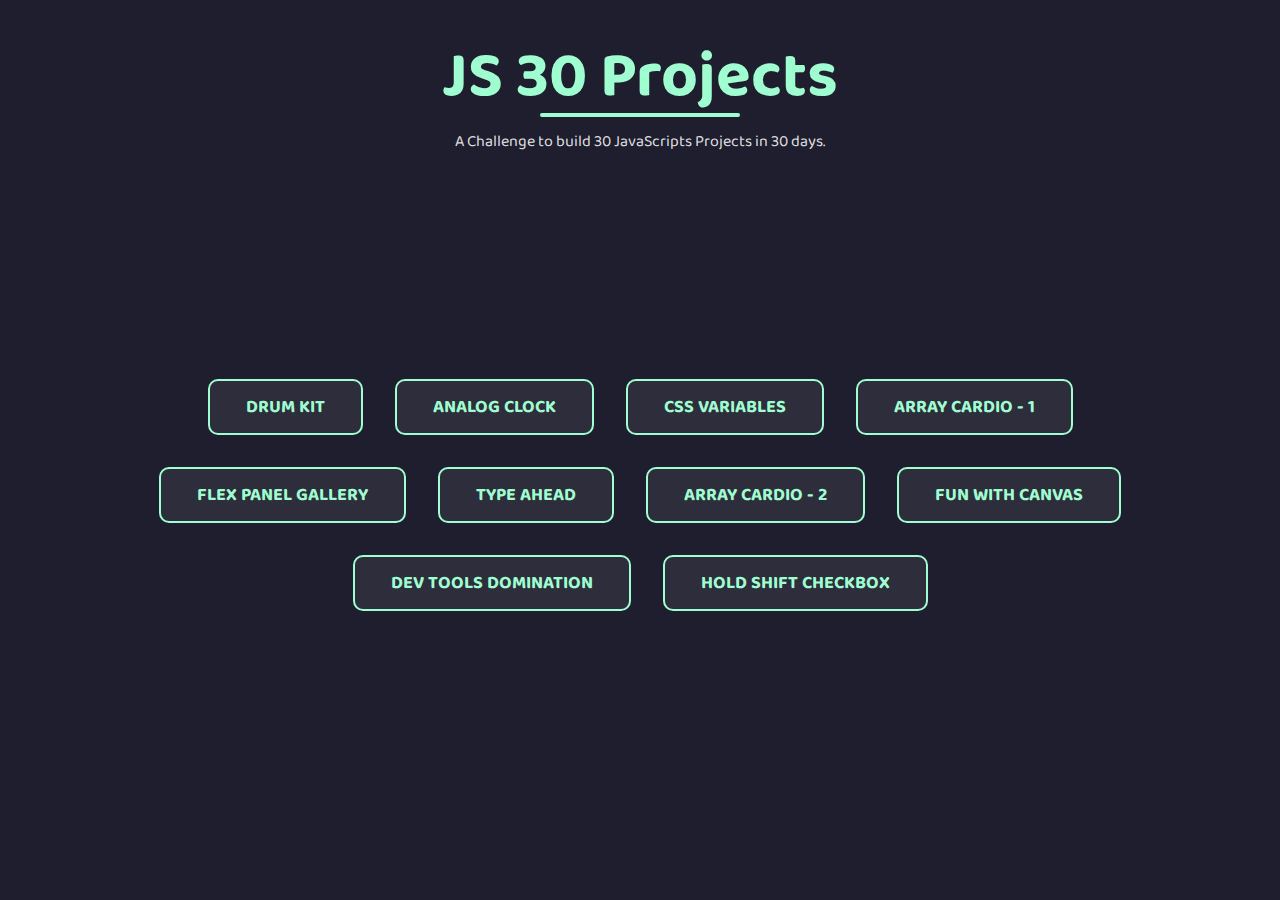
<file: index.html>
<!DOCTYPE html>
<html lang="en">
<head>
  <meta charset="UTF-8">
  <meta http-equiv="X-UA-Compatible" content="IE=edge">
  <meta name="viewport" content="width=device-width, initial-scale=1.0">

  <link rel="preconnect" href="https://fonts.googleapis.com">
  <link rel="preconnect" href="https://fonts.gstatic.com" crossorigin>
  <link href="https://fonts.googleapis.com/css2?family=Baloo+2:wght@400;700&family=Sansita+Swashed:wght@400&display=swap" rel="stylesheet">

  <link rel="stylesheet" href="./style.css">
  <title>JS 30 Projects</title>
</head>
<body>
  <nav class="navbar">
    <h1 class="title">JS 30 Projects</h1>
    <p>A Challenge to build 30 JavaScripts Projects in 30 days.</p>
  </nav>
  <main class="container">
    <div class="button-container">
      <a href="./01-js-drum-kit/">Drum Kit</a>
      <a href="./02-css-js-clock/">Analog Clock</a>
      <a href="./03-css-variables/">CSS Variables</a>
      <a href="./04-array-cardio-1/">Array Cardio - 1</a>
      <a href="./05-flex-panel-gallery/">Flex Panel Gallery</a>
      <a href="./06-type-ahead/">Type Ahead</a>
      <a href="./07-array-cardio-2/">Array Cardio - 2</a>
      <a href="./08-fun-with-canvas/">Fun With Canvas</a>
      <a href="./09-dev-tools-domination/">Dev Tools Domination</a>
      <a href="./10-hold-shift-checkbox/">Hold Shift Checkbox</a>
    </div>
  </main>
</body>
</html>
</file>
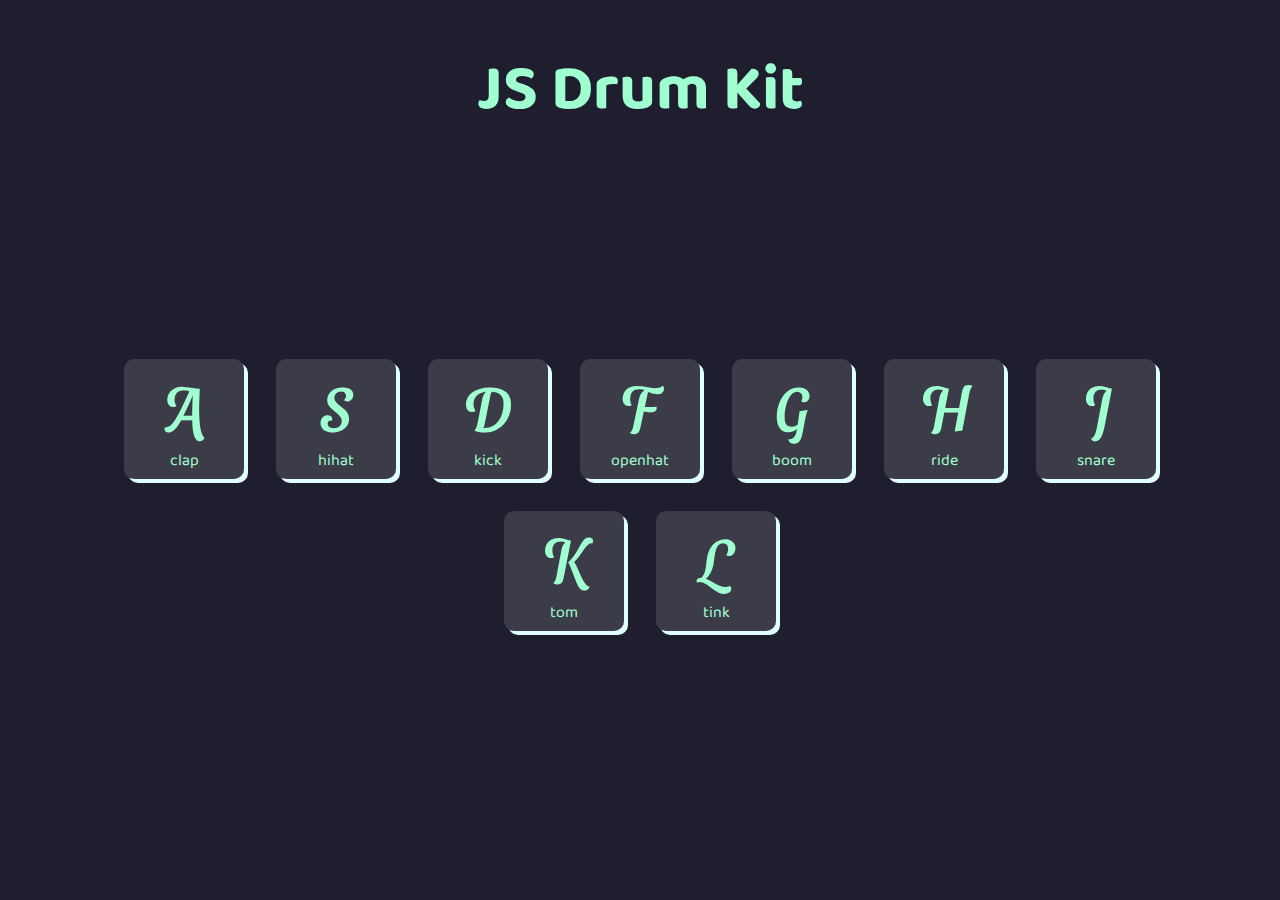
<file: 01-js-drum-kit/index.html>
<!DOCTYPE html>
<html lang="en">
<head>
  <meta charset="UTF-8">
  <meta http-equiv="X-UA-Compatible" content="IE=edge">
  <meta name="viewport" content="width=device-width, initial-scale=1.0">

  <link rel="preconnect" href="https://fonts.googleapis.com">
  <link rel="preconnect" href="https://fonts.gstatic.com" crossorigin>
  <link href="https://fonts.googleapis.com/css2?family=Baloo+2:wght@400;700&family=Sansita+Swashed:wght@400&display=swap" rel="stylesheet">

  <link rel="stylesheet" href="./style.css">
  <title>JS Drum Kit</title>
</head>
<body>
  <nav class="navbar">
    <h1 class="title">JS Drum Kit</h1>
  </nav>
  <main class="container">
    <div class="keys-container">
      <div class="key" id="65">
        <p class="key-name">A</p>
        <p class="key-desc">clap</p>
      </div>
      <div class="key" id="83">
        <p class="key-name">S</p>
        <p class="key-desc">hihat</p>
      </div>
      <div class="key" id="68">
        <p class="key-name">D</p>
        <p class="key-desc">kick</p>
      </div>
      <div class="key" id="70">
        <p class="key-name">F</p>
        <p class="key-desc">openhat</p>
      </div>
      <div class="key" id="71">
        <p class="key-name">G</p>
        <p class="key-desc">boom</p>
      </div>
      <div class="key" id="72">
        <p class="key-name">H</p>
        <p class="key-desc">ride</p>
      </div>
      <div class="key" id="74">
        <p class="key-name">J</p>
        <p class="key-desc">snare</p>
      </div>
      <div class="key" id="75">
        <p class="key-name">K</p>
        <p class="key-desc">tom</p>
      </div>
      <div class="key" id="76">
        <p class="key-name">L</p>
        <p class="key-desc">tink</p>
      </div>     
    </div>
  </main>
  <audio id="a-65" src="./sounds/clap.wav"></audio>
  <audio id="a-83" src="./sounds/hihat.wav"></audio>
  <audio id="a-68" src="./sounds/kick.wav"></audio>
  <audio id="a-70" src="./sounds/openhat.wav"></audio>
  <audio id="a-71" src="./sounds/boom.wav"></audio>
  <audio id="a-72" src="./sounds/ride.wav"></audio>
  <audio id="a-74" src="./sounds/snare.wav"></audio>
  <audio id="a-75" src="./sounds/tom.wav"></audio>
  <audio id="a-76" src="./sounds/tink.wav"></audio>
  <script src="./script.js"></script>
</body>
</html>
</file>
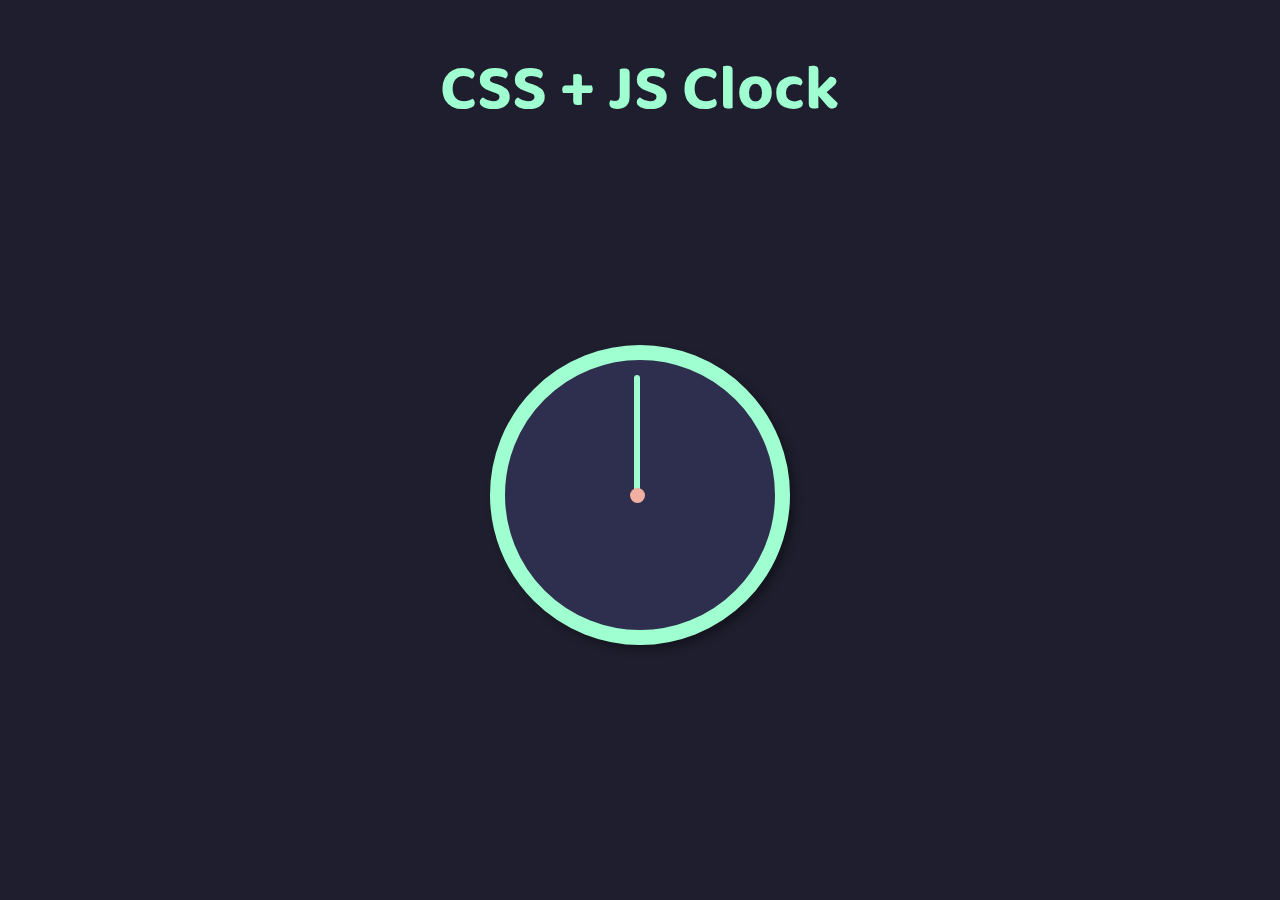
<file: 02-css-js-clock/index.html>
<!DOCTYPE html>
<html lang="en">
<head>
  <meta charset="UTF-8">
  <meta http-equiv="X-UA-Compatible" content="IE=edge">
  <meta name="viewport" content="width=device-width, initial-scale=1.0">

  <link rel="preconnect" href="https://fonts.googleapis.com">
  <link rel="preconnect" href="https://fonts.gstatic.com" crossorigin>
  <link href="https://fonts.googleapis.com/css2?family=Baloo+2:wght@400;700&family=Sansita+Swashed:wght@400&display=swap" rel="stylesheet">

  <link rel="stylesheet" href="./style.css">
  <title>CSS JS Clock</title>
</head>
<body>
  <nav class="navbar">
    <h1 class="title">CSS + JS Clock</h1>
  </nav>
  <main class="container">
    <div class="clock-body">
      <div class="clock-hands">
        <span class="sec"></span>
        <span class="min"></span>
        <span class="hour"></span>
        <span class="center"></span>
      </div>
    </div>
  </main>
  <script src="./script.js"></script>
</body>
</html>
</file>
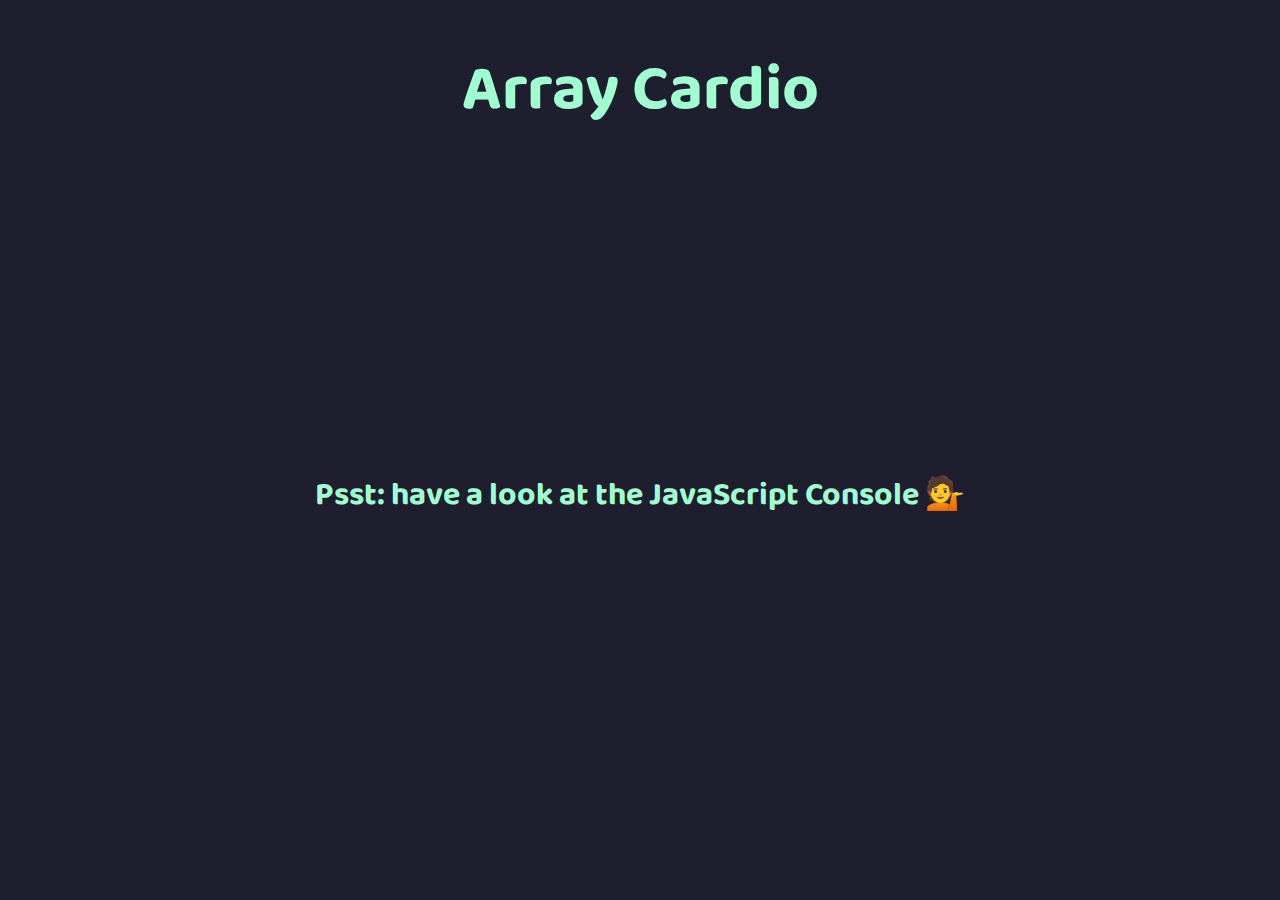
<file: 04-array-cardio-1/index.html>
<!DOCTYPE html>
<html lang="en">
<head>
  <meta charset="UTF-8">
  <meta http-equiv="X-UA-Compatible" content="IE=edge">
  <meta name="viewport" content="width=device-width, initial-scale=1.0">

  <link rel="preconnect" href="https://fonts.googleapis.com">
  <link rel="preconnect" href="https://fonts.gstatic.com" crossorigin>
  <link href="https://fonts.googleapis.com/css2?family=Baloo+2:wght@400;700&family=Sansita+Swashed:wght@400&display=swap" rel="stylesheet">

  <link rel="stylesheet" href="./style.css">
  <title>Array Cardio 1</title>
</head>
<body>
  <nav class="navbar">
    <h1 class="title">Array Cardio</h1>
  </nav>
  <section class="container">
    <h2 class="heading">
      Psst: have a look at the JavaScript Console 💁
    </h2>
  </section>
  <script src="./script.js"></script>
</body>
</html>
</file>
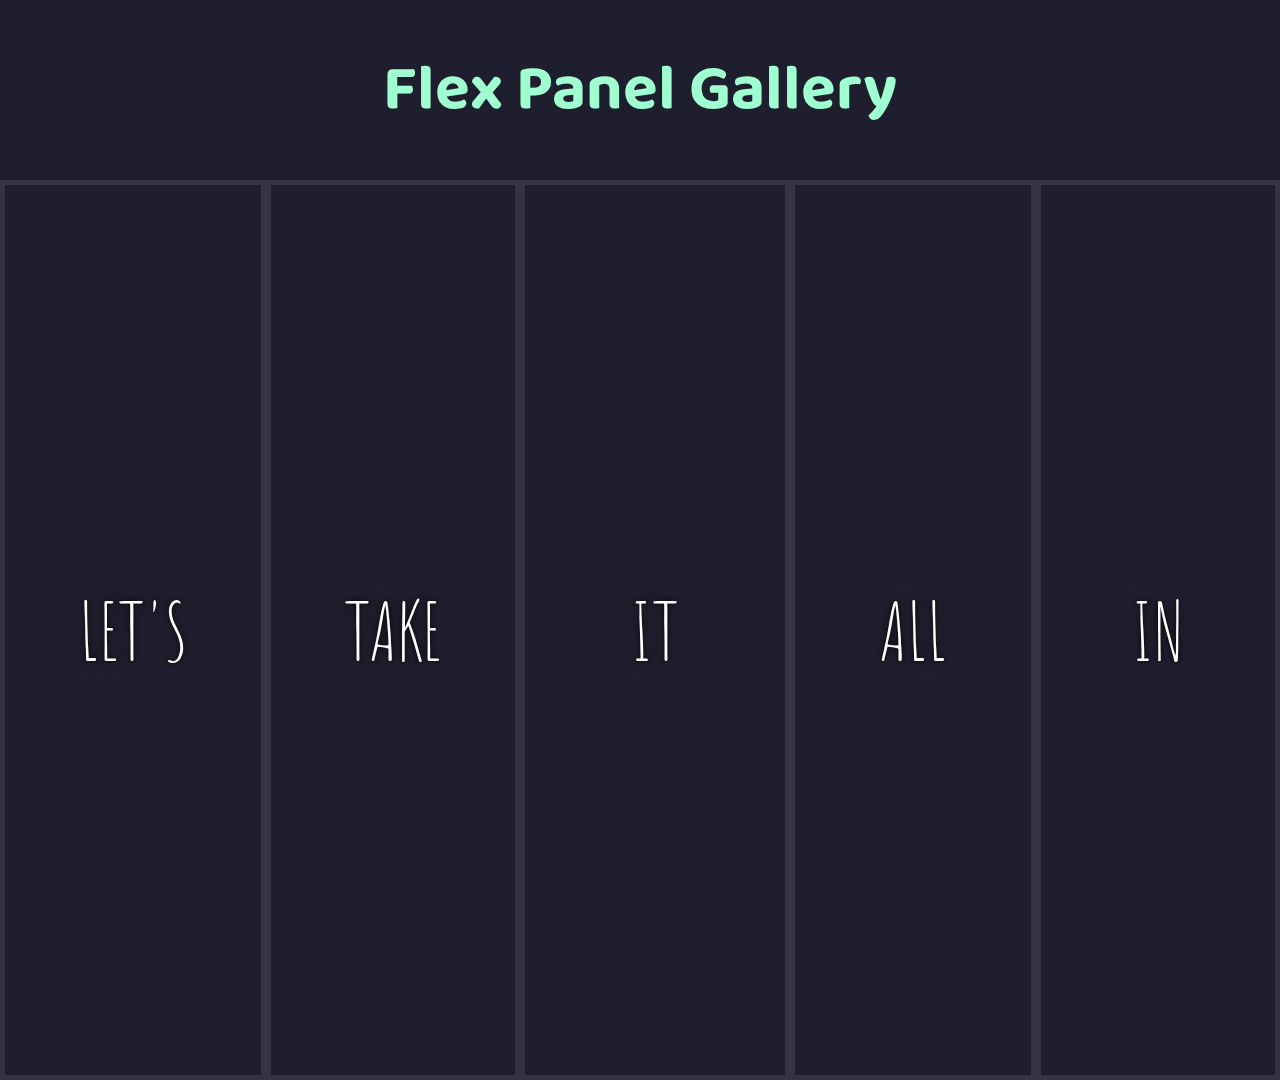
<file: 05-flex-panel-gallery/index.html>
<!DOCTYPE html>
<html lang="en">
<head>
  <meta charset="UTF-8">
  <meta http-equiv="X-UA-Compatible" content="IE=edge">
  <meta name="viewport" content="width=device-width, initial-scale=1.0">

  <link rel="preconnect" href="https://fonts.googleapis.com">
  <link rel="preconnect" href="https://fonts.gstatic.com" crossorigin>
  <link href="https://fonts.googleapis.com/css2?family=Amatic+SC:wght@400;700&family=Baloo+2:wght@400;700&display=swap" rel="stylesheet">

  <link rel="stylesheet" href="./style.css">
  <title>Array Cardio 1</title>
</head>
<body>
  <nav class="navbar">
    <h1 class="title">Flex Panel Gallery</h1>
  </nav>
  <section class="container">
    <div class="panels">
      <div class="panel panel1">
        <p>Hey</p>
        <p>Let's</p>
        <p>Dance</p>
      </div>
      <div class="panel panel2">
        <p>Give</p>
        <p>Take</p>
        <p>Receive</p>
      </div>
      <div class="panel panel3">
        <p>Experience</p>
        <p>It</p>
        <p>Today</p>
      </div>
      <div class="panel panel4">
        <p>Give</p>
        <p>All</p>
        <p>You can</p>
      </div>
      <div class="panel panel5">
        <p>Life</p>
        <p>In</p>
        <p>Motion</p>
      </div>
    </div>
  </section>
  <script src="./script.js"></script>
</body>
</html>
</file>
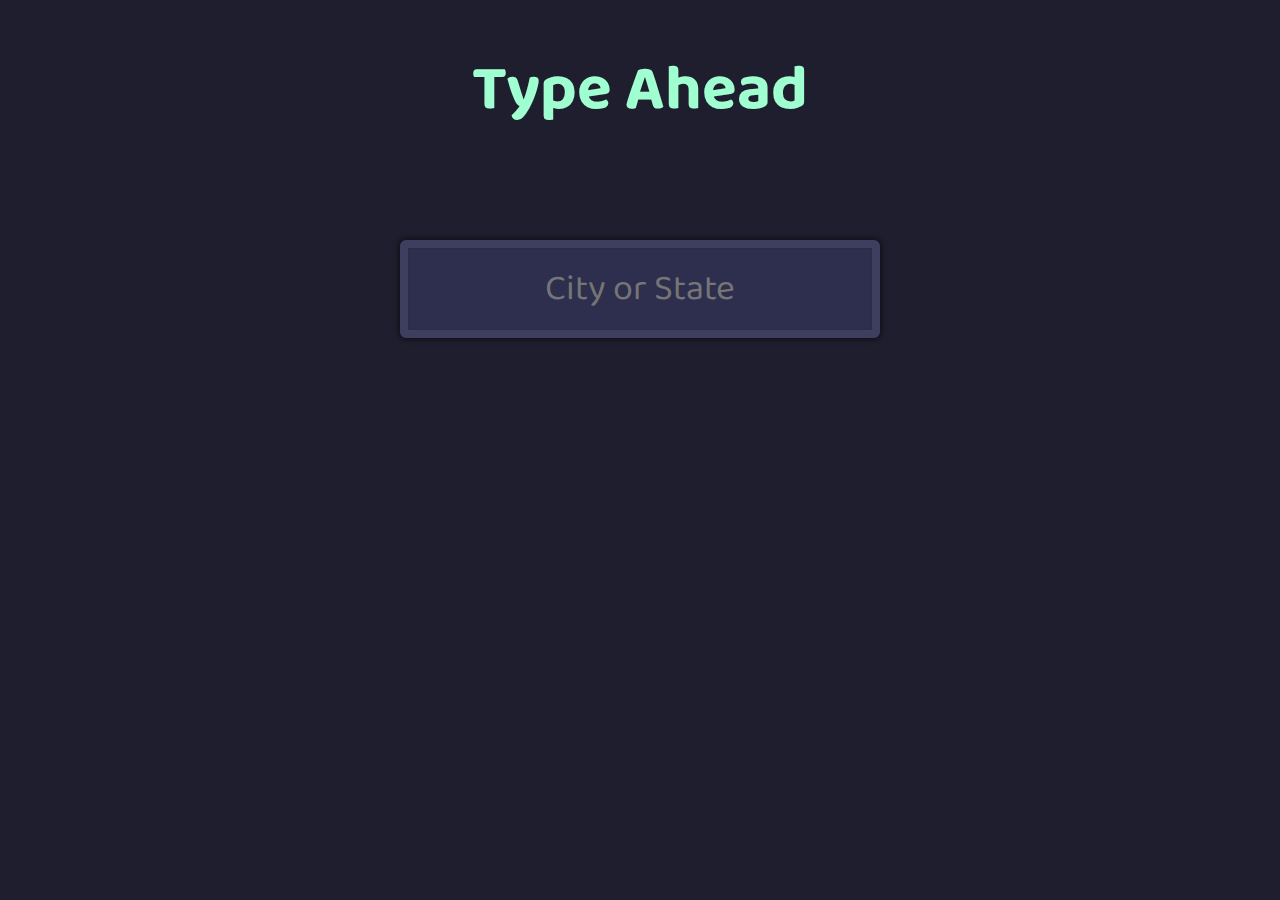
<file: 06-type-ahead/index.html>
<!DOCTYPE html>
<html lang="en">
<head>
  <meta charset="UTF-8">
  <meta http-equiv="X-UA-Compatible" content="IE=edge">
  <meta name="viewport" content="width=device-width, initial-scale=1.0">

  <link rel="preconnect" href="https://fonts.googleapis.com">
  <link rel="preconnect" href="https://fonts.gstatic.com" crossorigin>
  <link href="https://fonts.googleapis.com/css2?family=Baloo+2:wght@400;700&family=Sansita+Swashed:wght@400&display=swap" rel="stylesheet">

  <link rel="stylesheet" href="./style.css">
  <title>Type Ahead</title>
</head>
<body>
  <nav class="navbar">
    <h1 class="title">Type Ahead</h1>
  </nav>
  <section class="container">
    <form class="search-form">
      <input type="text" class="search" placeholder="City or State">
      <ul class="suggestions">
      </ul>
    </form>
  </section>
  <script src="./script.js"></script>
</body>
</html>
</file>
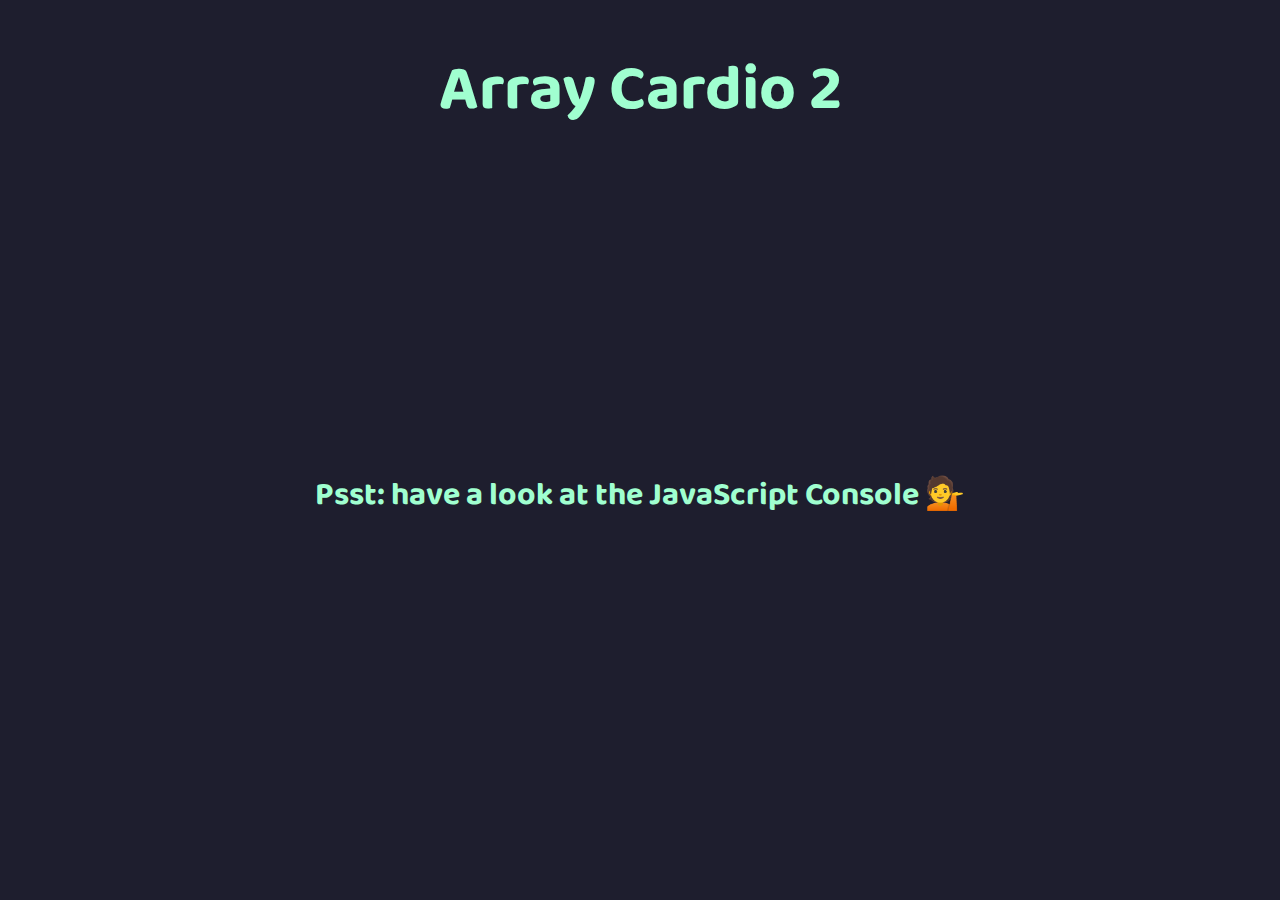
<file: 07-array-cardio-2/index.html>
<!DOCTYPE html>
<html lang="en">
<head>
  <meta charset="UTF-8">
  <meta http-equiv="X-UA-Compatible" content="IE=edge">
  <meta name="viewport" content="width=device-width, initial-scale=1.0">

  <link rel="preconnect" href="https://fonts.googleapis.com">
  <link rel="preconnect" href="https://fonts.gstatic.com" crossorigin>
  <link href="https://fonts.googleapis.com/css2?family=Baloo+2:wght@400;700&family=Sansita+Swashed:wght@400&display=swap" rel="stylesheet">

  <link rel="stylesheet" href="./style.css">
  <title>Array Cardio 2</title>
</head>
<body>
  <nav class="navbar">
    <h1 class="title">Array Cardio 2</h1>
  </nav>
  <section class="container">
    <h2 class="heading">
      Psst: have a look at the JavaScript Console 💁
    </h2>
  </section>
  <script src="./script.js"></script>
</body>
</html>
</file>
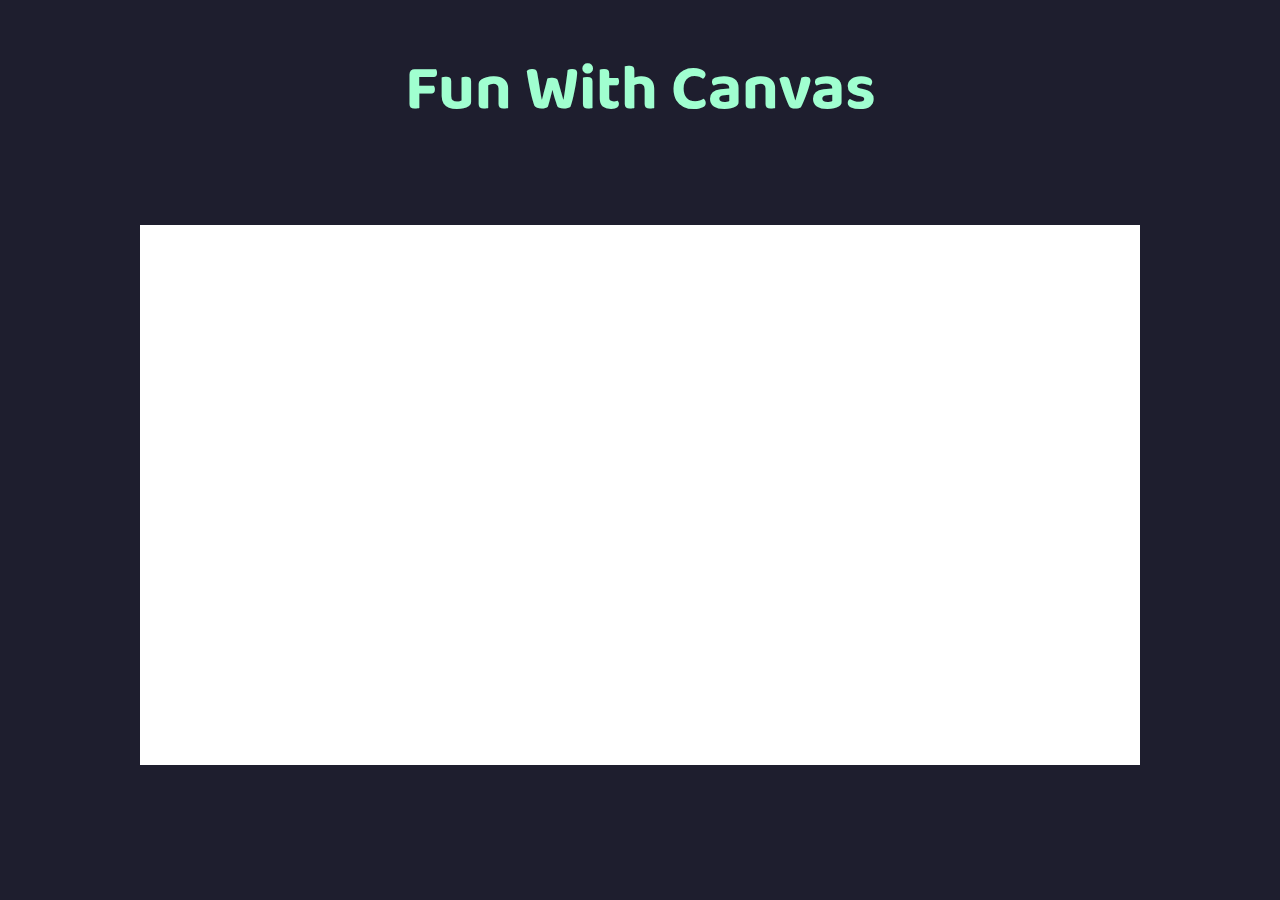
<file: 08-fun-with-canvas/index.html>
<!DOCTYPE html>
<html lang="en">
<head>
  <meta charset="UTF-8">
  <meta http-equiv="X-UA-Compatible" content="IE=edge">
  <meta name="viewport" content="width=device-width, initial-scale=1.0">

  <link rel="preconnect" href="https://fonts.googleapis.com">
  <link rel="preconnect" href="https://fonts.gstatic.com" crossorigin>
  <link href="https://fonts.googleapis.com/css2?family=Baloo+2:wght@400;700&family=Sansita+Swashed:wght@400&display=swap" rel="stylesheet">

  <link rel="stylesheet" href="./style.css">
  <title>Fun With Canvas</title>
</head>
<body>
  <nav class="navbar">
    <h1 class="title">Fun With Canvas</h1>
  </nav>
  <section class="container">
    <canvas id="draw" width="1000" height="540"></canvas>
  </section>
  <script src="./script.js"></script>
</body>
</html>
</file>
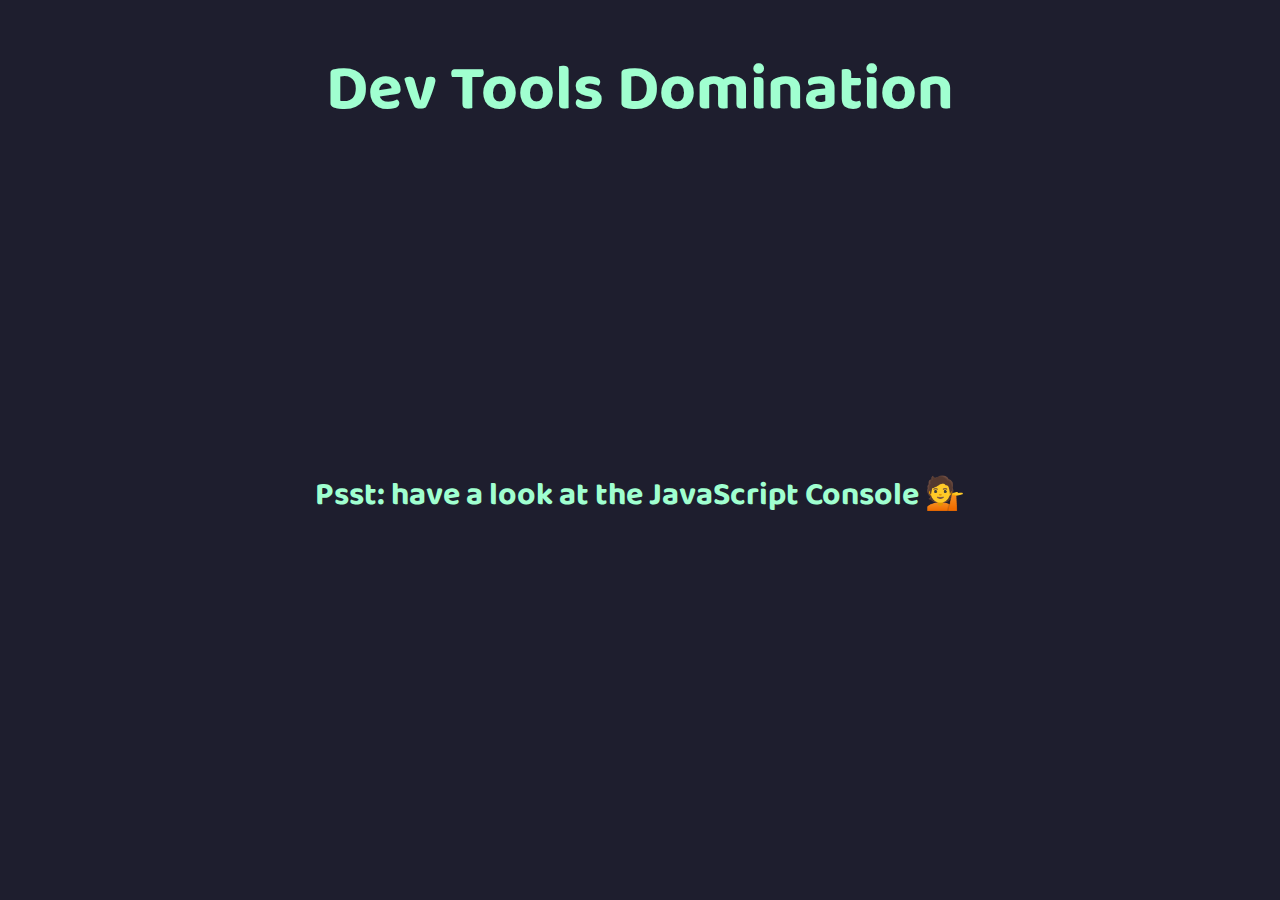
<file: 09-dev-tools-domination/index.html>
<!DOCTYPE html>
<html lang="en">
<head>
  <meta charset="UTF-8">
  <meta http-equiv="X-UA-Compatible" content="IE=edge">
  <meta name="viewport" content="width=device-width, initial-scale=1.0">

  <link rel="preconnect" href="https://fonts.googleapis.com">
  <link rel="preconnect" href="https://fonts.gstatic.com" crossorigin>
  <link href="https://fonts.googleapis.com/css2?family=Baloo+2:wght@400;700&family=Sansita+Swashed:wght@400&display=swap" rel="stylesheet">

  <link rel="stylesheet" href="./style.css">
  <title>Dev Tools Domination</title>
</head>
<body>
  <nav class="navbar">
    <h1 class="title">Dev Tools Domination</h1>
  </nav>
  <section class="container">
    <h2 class="heading">
      Psst: have a look at the JavaScript Console 💁
    </h2>
  </section>
  <script src="./script.js"></script>
</body>
</html>
</file>
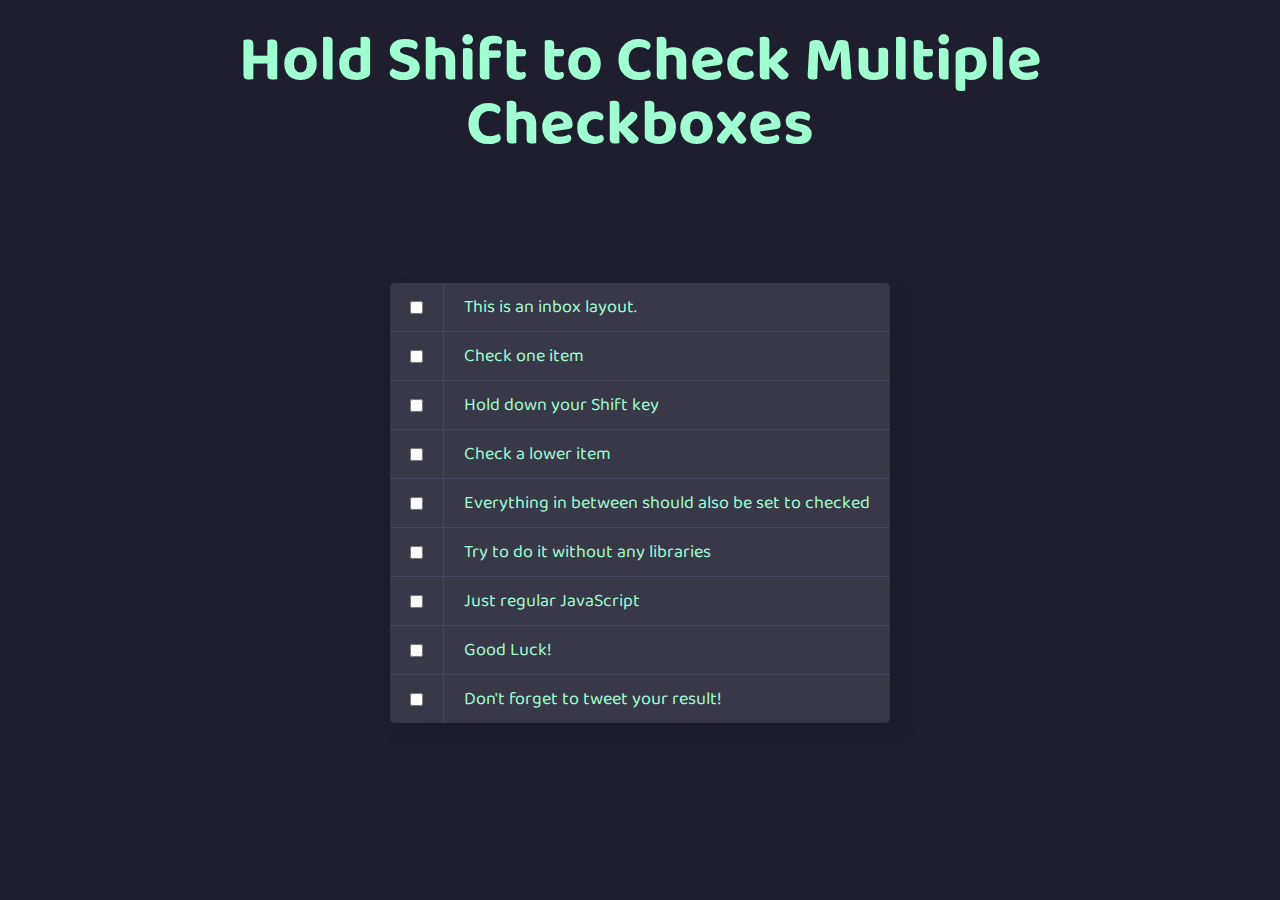
<file: 10-hold-shift-checkbox/index.html>
<!DOCTYPE html>
<html lang="en">
<head>
  <meta charset="UTF-8">
  <meta http-equiv="X-UA-Compatible" content="IE=edge">
  <meta name="viewport" content="width=device-width, initial-scale=1.0">

  <link rel="preconnect" href="https://fonts.googleapis.com">
  <link rel="preconnect" href="https://fonts.gstatic.com" crossorigin>
  <link href="https://fonts.googleapis.com/css2?family=Baloo+2:wght@400;700&family=Sansita+Swashed:wght@400&display=swap" rel="stylesheet">

  <link rel="stylesheet" href="./style.css">
  <title>Hold Shift Checkbox</title>
</head>
<body>
  <nav class="navbar">
    <h1 class="title">Hold Shift to Check Multiple Checkboxes</h1>
  </nav>
  <section class="container">
    <div class="inbox">
      <div class="item">
        <input type="checkbox">
        <p>This is an inbox layout.</p>
      </div>
      <div class="item">
        <input type="checkbox">
        <p>Check one item</p>
      </div>
      <div class="item">
        <input type="checkbox">
        <p>Hold down your Shift key</p>
      </div>
      <div class="item">
        <input type="checkbox">
        <p>Check a lower item</p>
      </div>
      <div class="item">
        <input type="checkbox">
        <p>Everything in between should also be set to checked</p>
      </div>
      <div class="item">
        <input type="checkbox">
        <p>Try to do it without any libraries</p>
      </div>
      <div class="item">
        <input type="checkbox">
        <p>Just regular JavaScript</p>
      </div>
      <div class="item">
        <input type="checkbox">
        <p>Good Luck!</p>
      </div>
      <div class="item">
        <input type="checkbox">
        <p>Don't forget to tweet your result!</p>
      </div>
    </div>
  </section>
  <script src="./script.js"></script>
</body>
</html>
</file>
<file: style.css>
*,
*::before,
*::after {
  margin: 0;
  padding: 0;
  box-sizing: border-box;
}

:root {
  --primary-color: #a0ffd0;
  --background-color: #1E1E2E;
}

body {
  font-family: sans-serif;
  width: 100vw;
  min-height: 100vh;
  color: var(--primary-color);
  background-color: var(--background-color);
  font-family: 'Baloo 2', cursive;
}

.navbar {
  margin: 0 auto;
  min-height: 20vh;
  max-width: 1080px;
  display: flex;
  flex-direction: column;
  align-items: center;
  justify-content: center;
}

.navbar p {
  color: #ffffffdd;
}

.title {
  font-size: 4rem;
  font-weight: bold;
  position: relative;
}

.title::after {
  content: '';
  width: 200px;
  height: 4px;
  position: absolute;
  bottom: 10px;
  left: 50%;
  transform: translate(-50%,-50%);
  background-color: var(--primary-color);
  border-radius: 10px;
}

.container {
  margin: 0 auto;
  min-height: 70vh;
  max-width: 1080px;
  display: flex;
  align-items: center;
  justify-content: center;
}

.button-container {
  display: flex;
  align-items: center;
  justify-content: center;
  flex-wrap: wrap;
  gap: 2rem;
}

a {
  text-decoration: none;
  padding: 12px 36px;
  text-align: center;
  text-transform: uppercase;
  transition: 0.5s;
  background-size: 200% auto;
  color: var(--primary-color);            
  border-radius: 10px;
  font-weight: bold;
  border: 2px solid var(--primary-color);
  font-size: 18px;
  background-color: #ffffff11;
}

a:hover {
  background-color: #ffffff55;
}
</file>
<file: 01-js-drum-kit/style.css>
*,
*::before,
*::after {
  margin: 0;
  padding: 0;
  box-sizing: border-box;
}

body {
  font-family: sans-serif;
  width: 100vw;
  min-height: 100vh;
  color: #a0ffd0;
  background-color: #1E1E2E;
}

.navbar {
  margin: 0 auto;
  min-height: 20vh;
  max-width: 1080px;
  display: flex;
  align-items: center;
  justify-content: center;
}

.title {
  font-size: 4rem;
  font-family: 'Baloo 2', cursive;
  font-weight: bold;
}

.container {
  margin: 0 auto;
  min-height: 70vh;
  max-width: 1080px;
  display: grid;
  place-items: center;
}

.keys-container {
  display: flex;
  flex-wrap: wrap;
  gap: 2rem;
  justify-content: center;
  align-items: center;
}

.key {
  background-color: #ffffff22;
  width: 120px;
  height: 120px;
  border-radius: 10px;
  box-shadow: 4px 4px #e0ffff;
  display: flex;
  flex-direction: column;
  justify-content: center;
  align-items: center;
  gap: 5px;
  font-family: 'Baloo 2', cursive;
  transition: 0.1s;
}

/* .key:hover { */
/*   transform: translate(4px,4px); */
/*   box-shadow: none; */
/* } */

.key-pressed {
  transform: translate(4px,4px);
  box-shadow: none;
}

.key-name {
  font-family: 'Sansita Swashed', cursive;
  font-size: 4rem;
}
</file>
<file: 02-css-js-clock/style.css>
*,
*::before,
*::after {
  margin: 0;
  padding: 0;
  box-sizing: border-box;
}

body {
  font-family: sans-serif;
  width: 100vw;
  min-height: 100vh;
  color: #a0ffd0;
  background-color: #1E1E2E;
}

.navbar {
  margin: 0 auto;
  min-height: 20vh;
  max-width: 1080px;
  display: flex;
  align-items: center;
  justify-content: center;
}

.title {
  font-size: 4rem;
  font-family: 'Baloo 2', cursive;
  font-weight: bold;
}

.container {
  margin: 0 auto;
  min-height: 70vh;
  max-width: 1080px;
  display: grid;
  place-items: center;
}

.clock-body {
  background-color: #2E2E4E;
  height: 300px;
  width: 300px;
  border-radius: 50%;
  border: 15px solid #a0ffd0;
  display: grid;
  place-items: center;
  position: relative;
  box-shadow: 5px 5px 10px #00000055;
}

.clock-hands {
  display: flex;
  flex-direction: row-reverse;
  transform: rotate(90deg) translate(-50%,-50%);
}

span {
  height: 6px;
  position: absolute;
  transform-origin: right;
  border-radius: 20px;
}

.sec {
  width: 120px;
  background-color: #a0ffd0;
  z-index: 1;
}

.min {
  width: 90px;
  background-color: #ffc2e7;
}

.hour {
  width: 60px;
  background-color: #d4defe;
}

.center {
  width: 15px;
  height: 15px;
  background-color: #f0afa0;
  z-index: 100;
  transform: translate(8px,-5px)
}
</file>
<file: 04-array-cardio-1/style.css>
*,
*::before,
*::after {
  margin: 0;
  padding: 0;
  box-sizing: border-box;
}

:root {
  --border-color: #a0ffd0;
  --border-thickness: 8px;
  --border-radius: 8px;
  --blur-value: 0px;
}

body {
  font-family: 'Baloo 2', cursive;
  width: 100vw;
  min-height: 100vh;
  color: #a0ffd0;
  background-color: #1E1E2E;
}

.navbar {
  margin: 0 auto;
  min-height: 20vh;
  max-width: 1080px;
  display: flex;
  align-items: center;
  justify-content: center;
}

.title {
  font-size: 4rem;
  font-family: 'Baloo 2', cursive;
  font-weight: bold;
}

.container {
  margin: 0 auto;
  min-height: 70vh;
  max-width: 1080px;
  display: grid;
  place-items: center;
}

.heading {
  font-size: 2rem;
}
</file>
<file: 05-flex-panel-gallery/style.css>
*,
*::before,
*::after {
  margin: 0;
  padding: 0;
  box-sizing: border-box;
}

:root {
  --primary-color: #a0ffd0;
  --background-color: #1E1E2E;
}

body {
  font-family: 'Baloo 2', cursive;
  width: 100vw;
  min-height: 100vh;
  color: var(--primary-color);
  background-color: var(--background-color);
}

.navbar {
  margin: 0 auto;
  min-height: 20vh;
  max-width: 1080px;
  display: flex;
  align-items: center;
  justify-content: center;
}

.title {
  font-size: 4rem;
  font-family: 'Baloo 2', cursive;
  font-weight: bold;
}

.container {
  margin: 0 auto;
}

.heading {
  font-size: 2rem;
}

.panels {
  min-height: 100vh;
  display: flex;
  overflow: hidden;
}

.panel {
  flex-grow: 1;
  background: var(--background-color);
  box-shadow: inset 0 0 0 5px rgba(255,255,255,0.1);
  color: white;
  text-align: center;
  display: flex;
  flex-direction: column;
  align-items: center;
  justify-content: center;
  /* Safari transitionend event.propertyName === flex */
  /* Chrome + FF transitionend event.propertyName === flex-grow */
  transition:
    font-size 0.7s cubic-bezier(0.61,-0.19, 0.7,-0.11),
    flex 0.7s cubic-bezier(0.61,-0.19, 0.7,-0.11),
    background 0.2s;
  font-size: 20px;
  background-size: cover;
  background-position: center;
}

/* .panel1 { background-image:url(https://source.unsplash.com/gYl-UtwNg_I/1500x1500); } */
/* .panel2 { background-image:url(https://source.unsplash.com/rFKUFzjPYiQ/1500x1500); } */
/* .panel3 { background-image:url(https://images.unsplash.com/photo-1465188162913-8fb5709d6d57?ixlib=rb-0.3.5&q=80&fm=jpg&crop=faces&cs=tinysrgb&w=1500&h=1500&fit=crop&s=967e8a713a4e395260793fc8c802901d); } */
/* .panel4 { background-image:url(https://source.unsplash.com/ITjiVXcwVng/1500x1500); } */
/* .panel5 { background-image:url(https://source.unsplash.com/3MNzGlQM7qs/1500x1500); } */
.panel1 { background-image:url(https://images.unsplash.com/photo-1531297484001-80022131f5a1?ixlib=rb-4.0.3&ixid=MnwxMjA3fDB8MHxwaG90by1wYWdlfHx8fGVufDB8fHx8&auto=format&fit=crop&w=820&q=80) }
.panel2 { background-image:url(https://images.unsplash.com/photo-1550745165-9bc0b252726f?ixlib=rb-4.0.3&ixid=MnwxMjA3fDB8MHxwaG90by1wYWdlfHx8fGVufDB8fHx8&auto=format&fit=crop&w=1470&q=80) }
.panel3 { background-image:url(https://images.unsplash.com/photo-1480506132288-68f7705954bd?ixlib=rb-4.0.3&ixid=MnwxMjA3fDB8MHxwaG90by1wYWdlfHx8fGVufDB8fHx8&auto=format&fit=crop&w=1520&q=80) }
.panel4 { background-image:url(https://images.unsplash.com/photo-1497493292307-31c376b6e479?ixlib=rb-4.0.3&ixid=MnwxMjA3fDB8MHxwaG90by1wYWdlfHx8fGVufDB8fHx8&auto=format&fit=crop&w=1471&q=80) }
.panel5 { background-image:url(https://images.unsplash.com/photo-1589070127509-ea788341cc5b?ixlib=rb-4.0.3&ixid=MnwxMjA3fDB8MHxwaG90by1wYWdlfHx8fGVufDB8fHx8&auto=format&fit=crop&w=1632&q=80) }

/* Flex Children */
.panel > * {
  margin: 0;
  width: 100%;
  transition: transform 0.5s;
}

.panel p {
  text-transform: uppercase;
  font-family: 'Amatic SC', cursive;
  text-shadow: 0 0 4px rgba(0, 0, 0, 0.72), 0 0 14px rgba(0, 0, 0, 0.45);
  font-size: 2em;
}

.panel p:nth-child(2) {
  font-size: 4em;
}

.panel p:nth-child(1) {
  transition: transform 0.5s 0.5s;
  transform: translateY(-50vh);
}

.panel p:nth-child(3) {
  transition: transform 0.5s 0.5s;
  transform: translateY(50vh);
}

.panel.open {
  flex-grow: 4;
  font-size: 40px;
}
</file>
<file: 06-type-ahead/style.css>
*,
*::before,
*::after {
  margin: 0;
  padding: 0;
  box-sizing: border-box;
  font-family: 'Baloo 2', cursive;
}

:root {
  --color: #a0ffd0;
  --background-color: #1E1E2E;
}

body {
  font-family: 'Baloo 2', cursive;
  width: 100vw;
  min-height: 100vh;
  color: var(--color);
  background-color: var(--background-color);
}

.navbar {
  margin: 0 auto;
  min-height: 20vh;
  max-width: 1080px;
  display: flex;
  align-items: center;
  justify-content: center;
}

.title {
  font-size: 4rem;
  font-weight: bold;
}

.container {
  margin: 0 auto;
  min-height: 70vh;
  max-width: 1080px;
}

.heading {
  font-size: 2rem;
}

input {
  width: 100%;
  padding: 12px;
}

.search-form {
  max-width: 400px;
  margin: 50px auto;
}

input.search {
  margin: 0;
  text-align: center;
  outline: 0;
  border: 8px solid #3E3E5E;
  background-color: #2E2E4E;
  color: var(--color);
  width: 120%;
  left: -10%;
  position: relative;
  top: 10px;
  z-index: 2;
  border-radius: 6px;
  font-size: 36px;
  box-shadow: 0 0 5px 2px rgba(0, 0, 0, 0.42), inset 0 0 2px rgba(0, 0, 0, 0.19);
}

.suggestions {
  margin: 0;
  padding: 0;
  position: relative;
  /*perspective: 20px;*/
}

.suggestions li {
  list-style: none;
  border-bottom: 1px solid #1E1E2E;
  box-shadow: 0 0 10px rgba(0, 0, 0, 0.14);
  margin: 0;
  padding: 20px;
  transition: background 0.2s;
  display: flex;
  justify-content: space-between;
  text-transform: capitalize;
}

.suggestions li:nth-child(even) {
  transform: perspective(100px) rotateX(3deg) translateY(2px) scale(1.001);
  background: linear-gradient(to bottom,  #2E2E4E 0%,#3E3E5E 100%);
}

.suggestions li:nth-child(odd) {
  transform: perspective(100px) rotateX(-3deg) translateY(3px);
  background: linear-gradient(to top,  #2E2E4E 0%,#3E3E5E 100%);
}

span.population {
  font-size: 15px;
}

.hl {
  background: #ffc600;
}
</file>
<file: 07-array-cardio-2/style.css>
*,
*::before,
*::after {
  margin: 0;
  padding: 0;
  box-sizing: border-box;
}

:root {
  --border-color: #a0ffd0;
  --border-thickness: 8px;
  --border-radius: 8px;
  --blur-value: 0px;
}

body {
  font-family: 'Baloo 2', cursive;
  width: 100vw;
  min-height: 100vh;
  color: #a0ffd0;
  background-color: #1E1E2E;
}

.navbar {
  margin: 0 auto;
  min-height: 20vh;
  max-width: 1080px;
  display: flex;
  align-items: center;
  justify-content: center;
}

.title {
  font-size: 4rem;
  font-family: 'Baloo 2', cursive;
  font-weight: bold;
}

.container {
  margin: 0 auto;
  min-height: 70vh;
  max-width: 1080px;
  display: grid;
  place-items: center;
}

.heading {
  font-size: 2rem;
}
</file>
<file: 08-fun-with-canvas/style.css>
*,
*::before,
*::after {
  margin: 0;
  padding: 0;
  box-sizing: border-box;
}

:root {
  --border-color: #a0ffd0;
  --border-thickness: 8px;
  --border-radius: 8px;
  --blur-value: 0px;
}

body {
  font-family: 'Baloo 2', cursive;
  width: 100vw;
  min-height: 100vh;
  color: #a0ffd0;
  background-color: #1E1E2E;
}

.navbar {
  margin: 0 auto;
  min-height: 20vh;
  max-width: 1080px;
  display: flex;
  align-items: center;
  justify-content: center;
}

.title {
  font-size: 4rem;
  font-family: 'Baloo 2', cursive;
  font-weight: bold;
}

.container {
  margin: 0 auto;
  min-height: 70vh;
  max-width: 1080px;
  display: grid;
  place-items: center;
}

.heading {
  font-size: 2rem;
}

#draw {
  background: #fff;
}
</file>
<file: 09-dev-tools-domination/style.css>
*,
*::before,
*::after {
  margin: 0;
  padding: 0;
  box-sizing: border-box;
}

:root {
  --border-color: #a0ffd0;
  --border-thickness: 8px;
  --border-radius: 8px;
  --blur-value: 0px;
}

body {
  font-family: 'Baloo 2', cursive;
  width: 100vw;
  min-height: 100vh;
  color: #a0ffd0;
  background-color: #1E1E2E;
}

.navbar {
  margin: 0 auto;
  min-height: 20vh;
  max-width: 1080px;
  display: flex;
  align-items: center;
  justify-content: center;
}

.title {
  font-size: 4rem;
  font-family: 'Baloo 2', cursive;
  font-weight: bold;
}

.container {
  margin: 0 auto;
  min-height: 70vh;
  max-width: 1080px;
  display: grid;
  place-items: center;
}

.heading {
  font-size: 2rem;
}
</file>
<file: 10-hold-shift-checkbox/style.css>
*,
*::before,
*::after {
  margin: 0;
  padding: 0;
  box-sizing: border-box;
  font-family: "Baloo 2", cursive;
}

:root {
  --color: #a0ffd0;
  --background-color: #1e1e2e;
}

body {
  font-family: "Baloo 2", cursive;
  width: 100vw;
  min-height: 100vh;
  color: var(--color);
  background-color: var(--background-color);
}

.navbar {
  margin: 0 auto;
  min-height: 20vh;
  max-width: 1080px;
  display: flex;
  align-items: center;
  justify-content: center;
}

.title {
  margin: 30px 0;
  font-size: 4rem;
  font-weight: bold;
  text-align: center;
  line-height: 1;
}

.container {
  margin: 0 auto;
  min-height: 70vh;
  max-width: 1080px;
  display: grid;
  place-items: center;
}

.heading {
  font-size: 2rem;
}

.inbox {
  max-width: 520px;
  margin: 0px auto;
  background: #DFDFFF22;
  border-radius: 5px;
  box-shadow: 10px 10px 20px rgba(0, 0, 0, 0.1);
}

.item {
  display: flex;
  align-items: center;
  border-bottom: 1px solid #AFAFFF22;
}

.item:last-child {
  border-bottom: 0;
}

input:checked + p {
  background: #AFAFFF11;
  text-decoration: line-through;
}

input[type="checkbox"] {
  margin: 10px 20px;
}

p {
  margin: 0;
  padding: 10px 20px;
  transition: background 0.2s;
  flex: 1;
  font-family: "Baloo 2", cursive;
  font-size: 18px;
  font-weight: 200;
  border-left: 1px solid #AFAFFF22;
}
</file>
